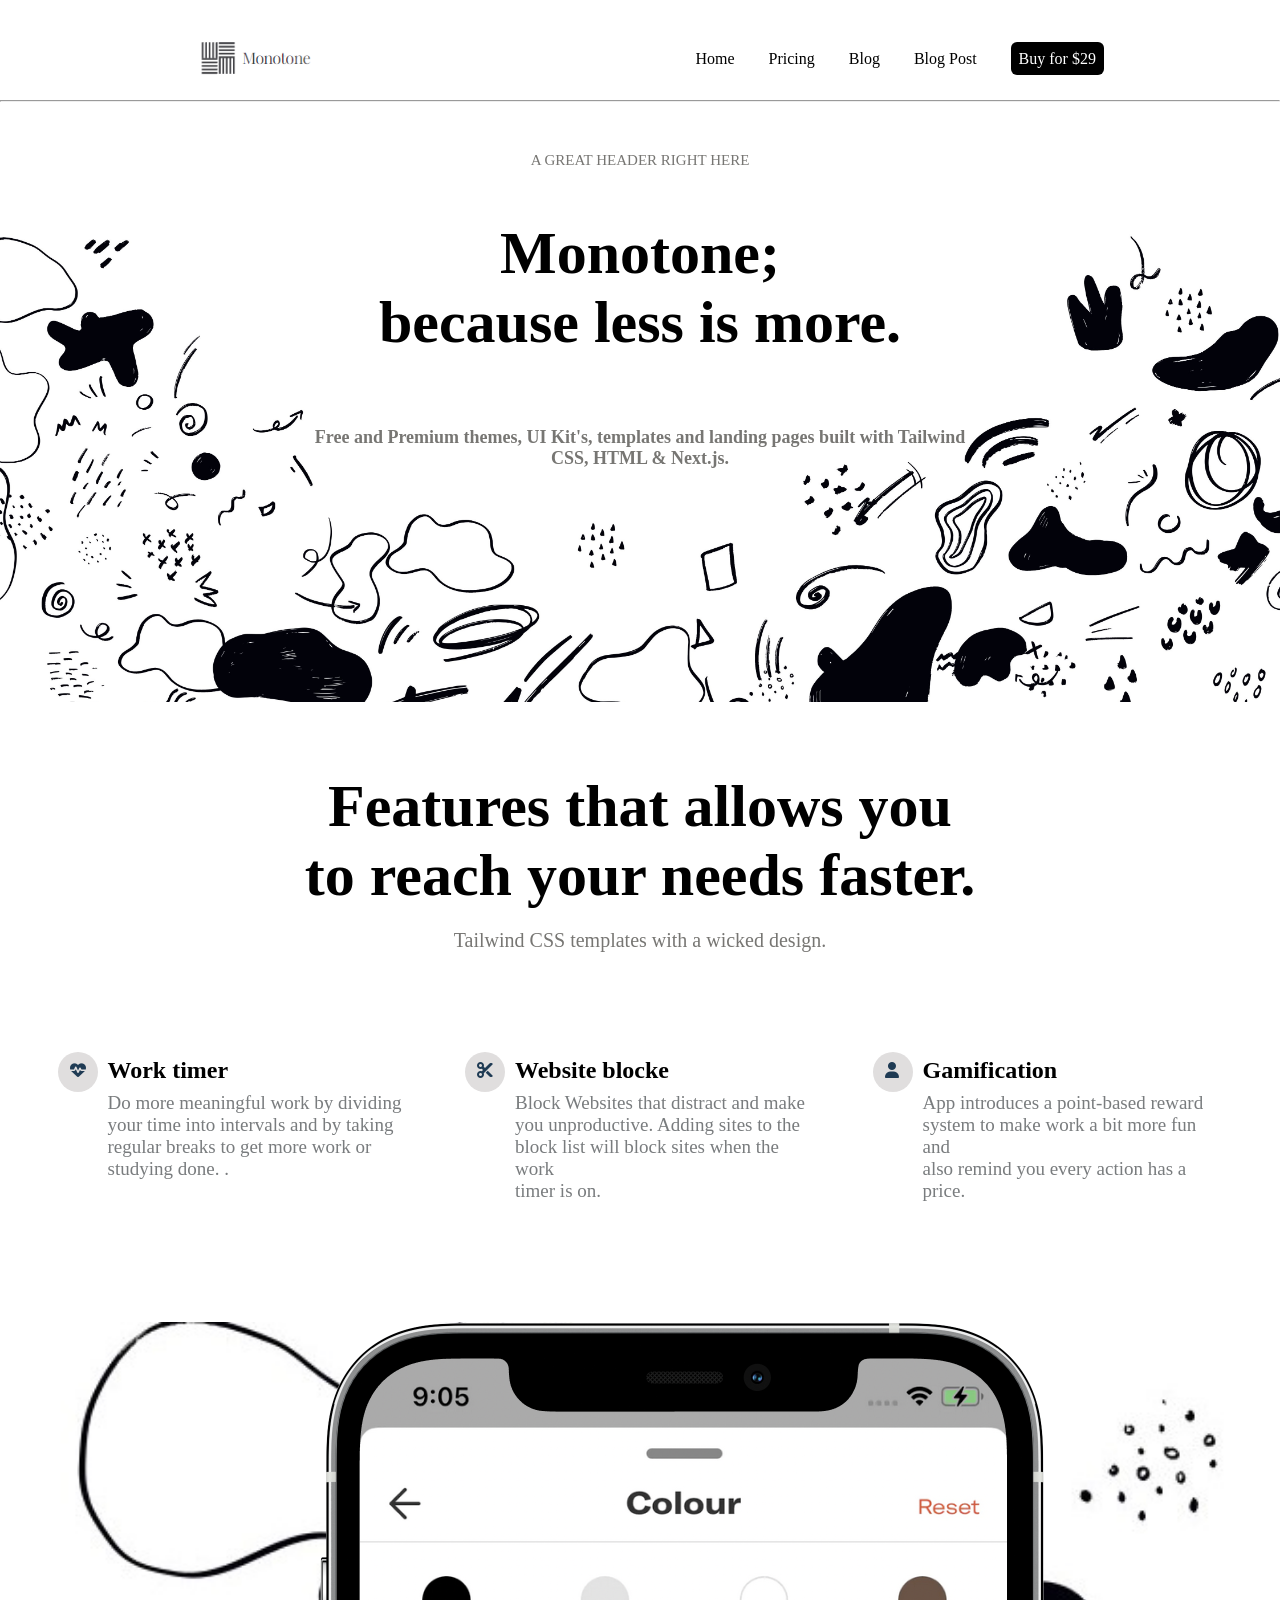
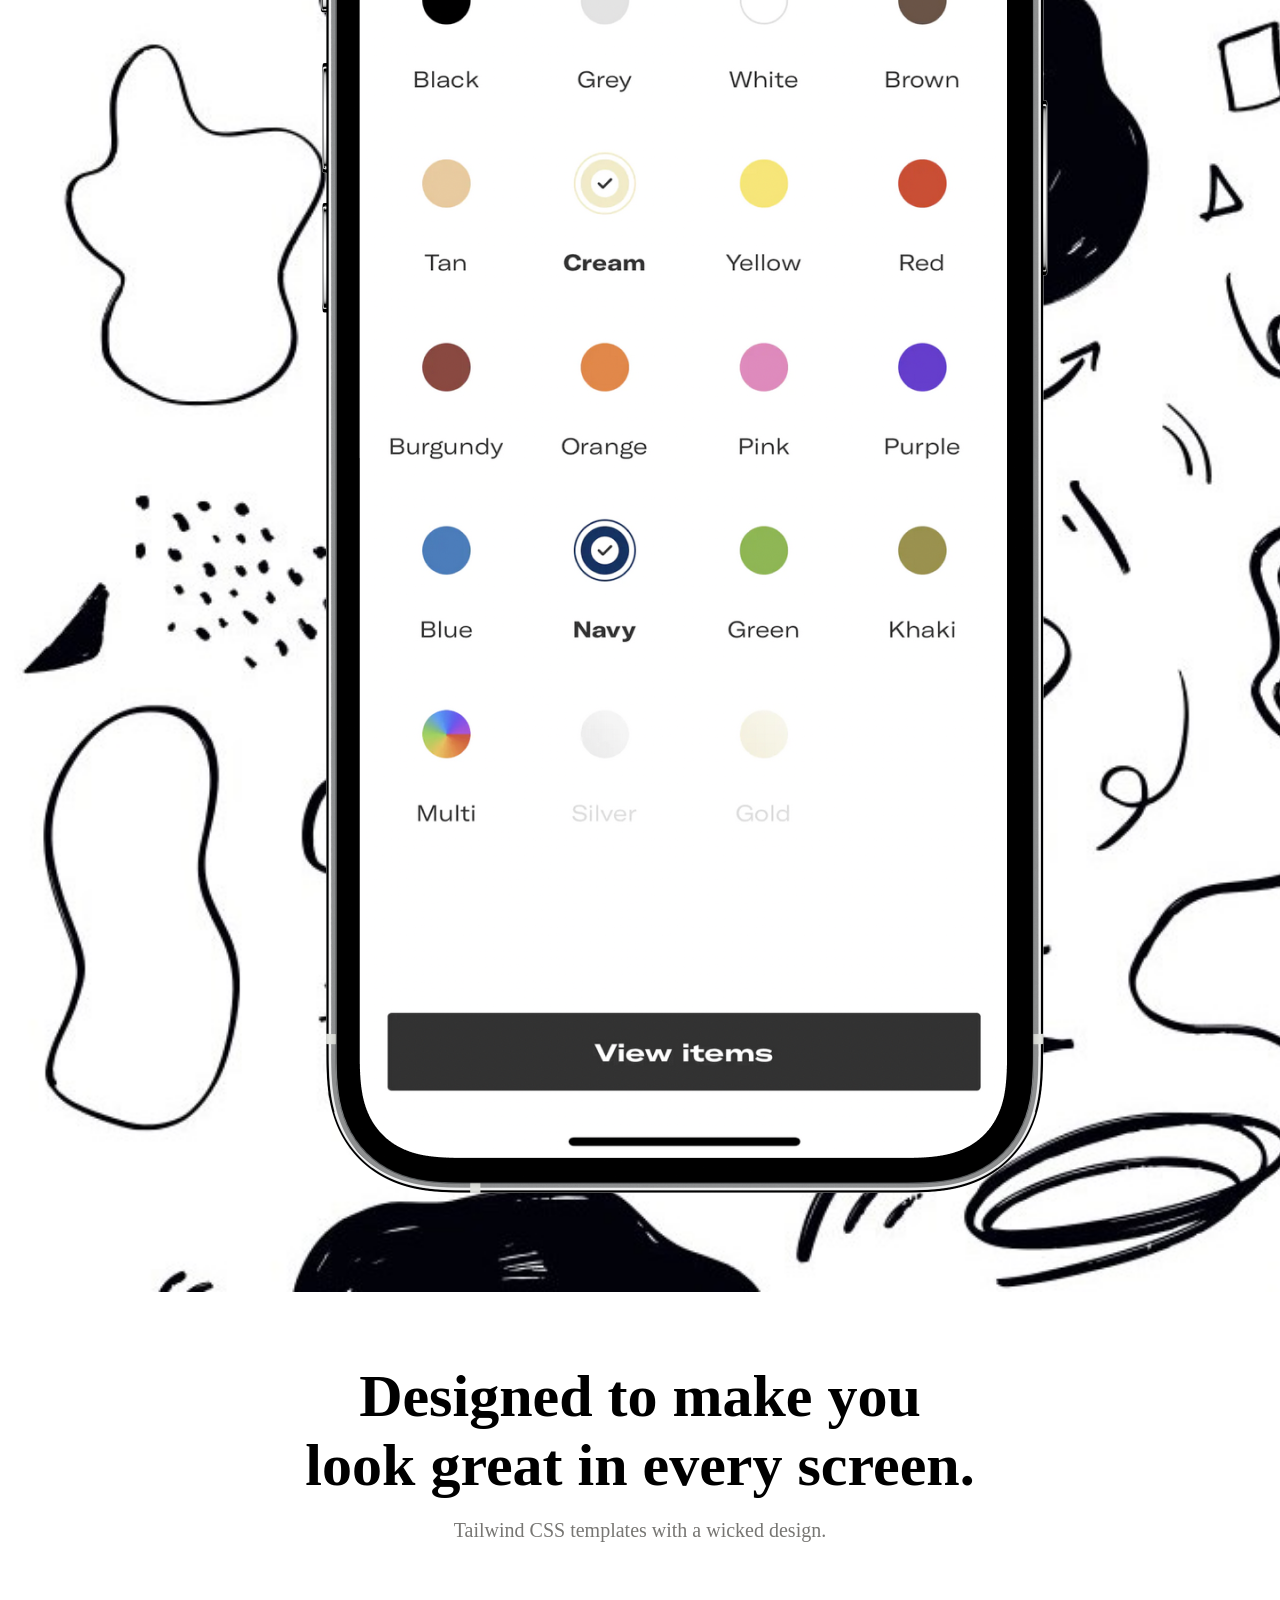
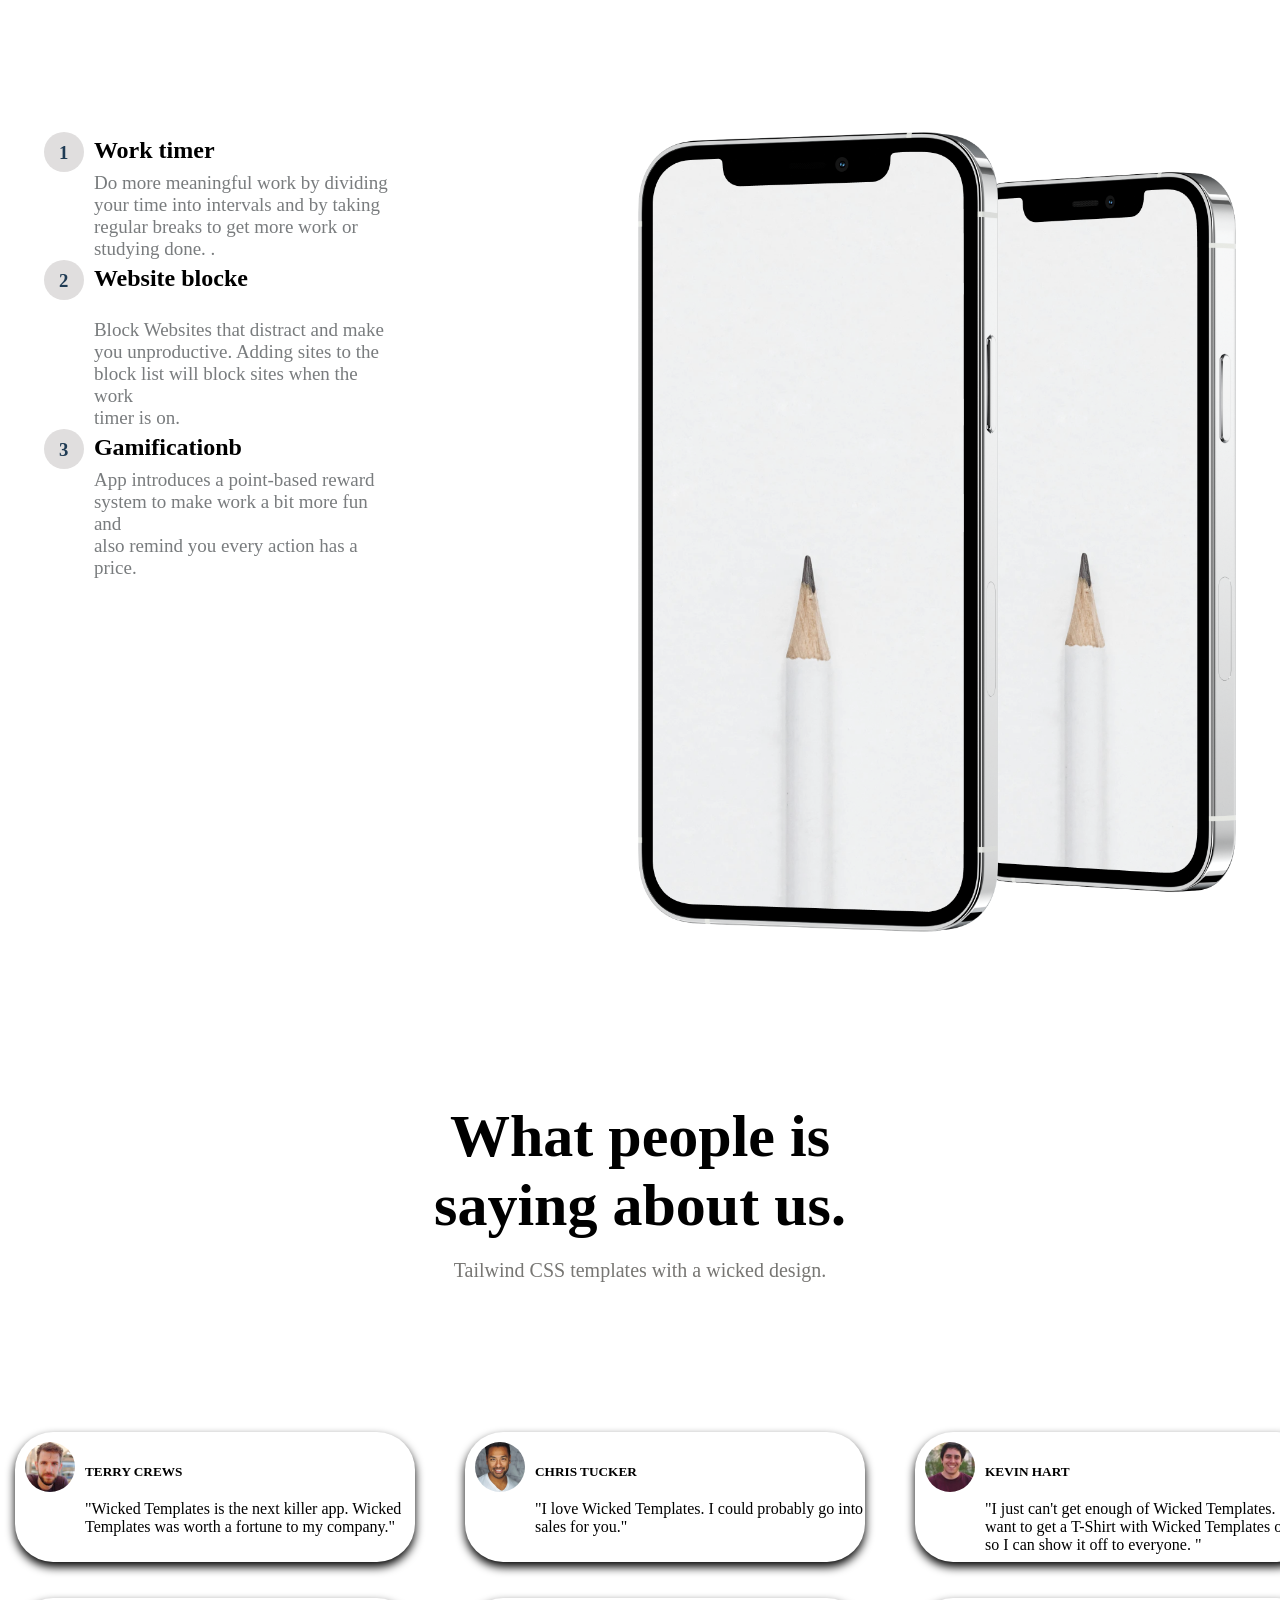
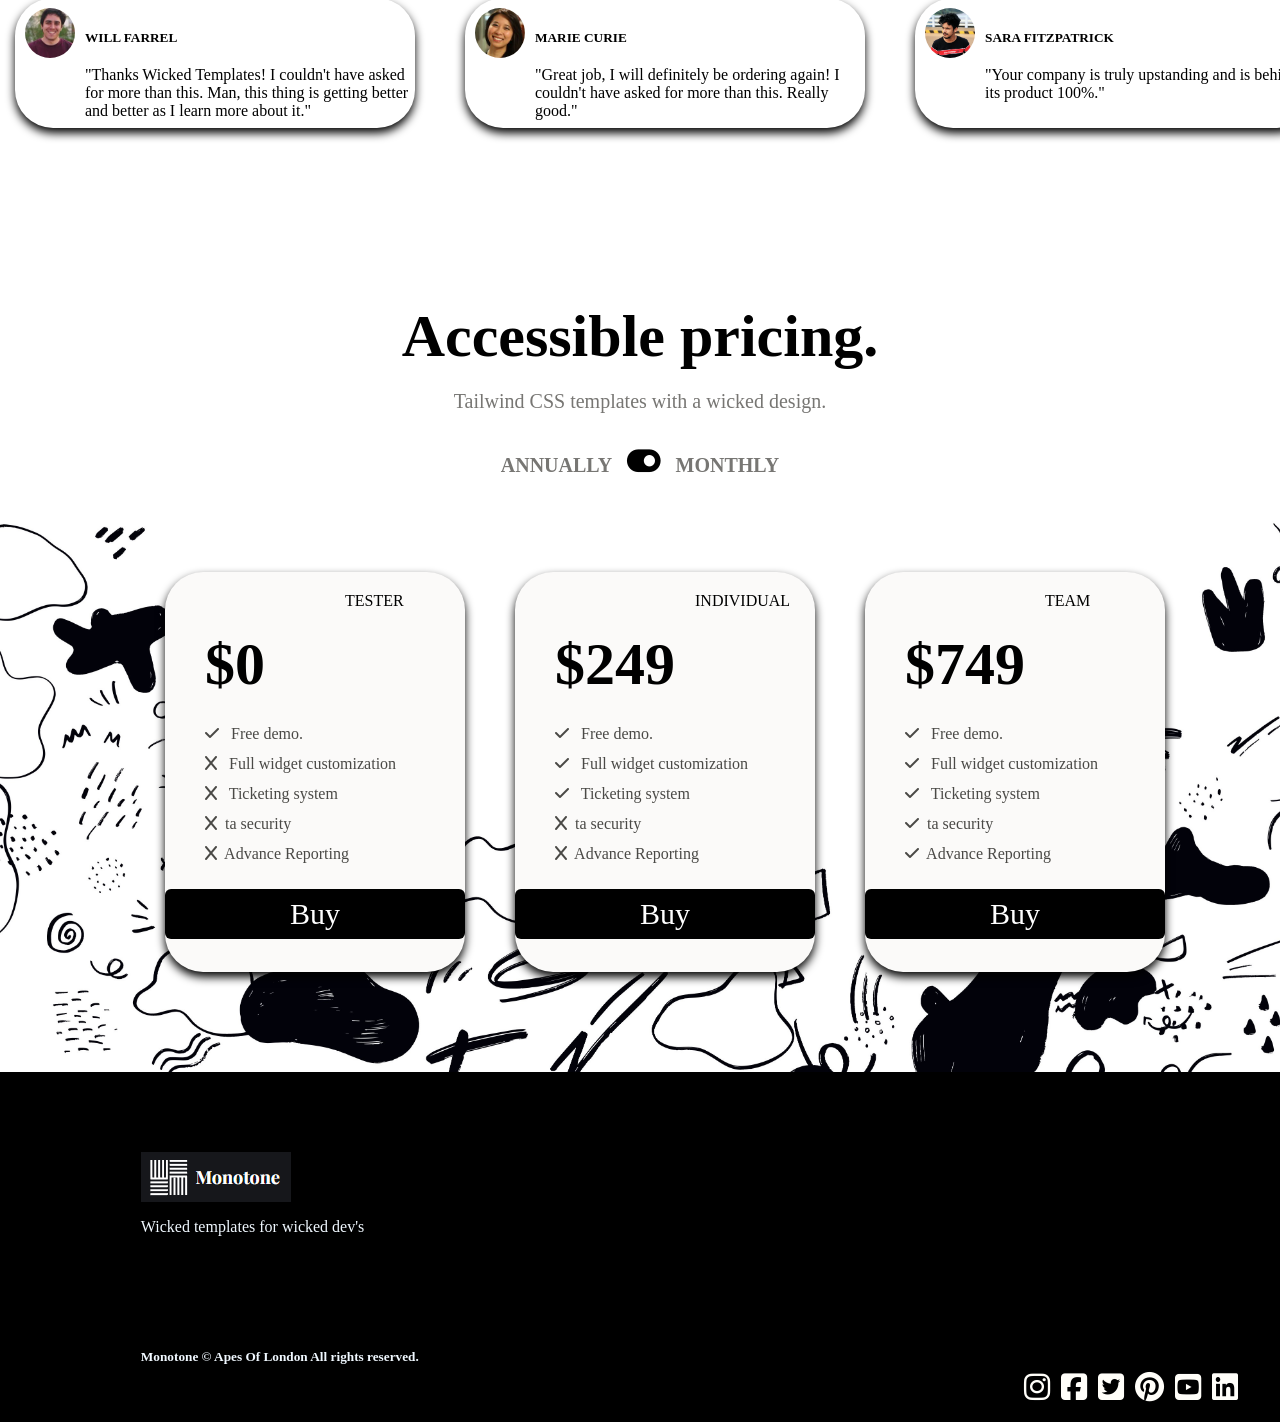
<file: index.html>
<!DOCTYPE html>
<html lang="en">
<head>
    <meta charset="UTF-8">
    <meta http-equiv="X-UA-Compatible" content="IE=edge">
    <meta name="viewport" content="width=device-width, initial-scale=1.0">
    <title>monotone</title>
    <link rel="stylesheet" href="style.css">
  <link rel="stylesheet" href="https://cdnjs.cloudflare.com/ajax/libs/font-awesome/6.2.1/css/all.min.css">
</head>
<body>
    <div class="container">
    <div class="bar">
        <img  src="m.img/Screenshot 2022-11-18 110136.png" class="logo" alt="">
        <div class="flow">
        <a class="unde cus" href="">Home</a>
          <a class="unde cus" href="">Pricing</a> 
           <a class="unde cus" href="">Blog</a>
           
           <a class="unde cus" href="">Blog Post</a> 
           <a class="bandw " href="">Buy for $29</a>
        </div>
    

   
    
    </div>
    <hr>
</div>
<div class="img-1">
    <p>A GREAT HEADER RIGHT HERE</p>
    <h1>Monotone; <br>
        because less is more.</h1>
    <h4>Free and Premium themes, UI Kit's, templates and landing pages built with Tailwind <br> CSS, HTML & Next.js.

    </he>
 
</div>
<div class="features">
    <h1>Features that allows you <br>
        to reach your needs faster.</h1>
        <p>Tailwind CSS templates with a wicked design.</p>
</div>
    <div class="work">
        <div class=" gami">
           <div class="just">
           
            <div class="circule"><i class="fa fa-heartbeat kathi" aria-hidden="true"></i></div>
            <h2 class="wo"> Work timer </h2>
           </div>
            <p class="do">Do more meaningful work by dividing <br> your time into intervals and by taking <br> regular breaks to get more work or <br> studying done. .</p></div>
            <div class=" gami">
            <div class="just">
                <div class="circule"> <i class="fa fa-scissors kathi" aria-hidden="true"></i> </div>
                <h2 class="wo"> Website blocke </h2>
               </div>
                <p class="do">Block Websites that distract and make <br> you unproductive. Adding sites to the <br> block list will block sites when the work <br> timer is on.</p></div>
                <div class=" gami">
                <div class="just">
                    <div class="circule"><i class="fa fa-user kathi" aria-hidden="true"></i></div>
                    <h2 class="wo"> Gamification </h2>
                   </div>
                    <p class="do"> App introduces a point-based reward  <br> system to make work a bit more fun and <br> also remind you every action has a price.</p></div>
    </div>
    <div class="grey">
        <img  src="m.img/Mockup.png" alt="" style="margin-left:25% ;">
    </div>
    <div class="look">
        <h2>Designed to make you <br>
            look great in every screen.</h2>
            <p>Tailwind CSS templates with a wicked design.</p>




    </div>




    <div class="work-timer">

      <div>
        <div class=" gami">
            <div class="just">
            
             <div class="circule"><h3 class="gnum">1 </h3></div>
             <h2 class="wo"> Work timer </h2> 
            </div>
             <p class="do">Do more meaningful work by dividing <br> your time into intervals and by taking <br> regular breaks to get more work or <br> studying done. .</p></div>
             <div class=" gami">
             <div class="just">
                
                 <div class="circule"> <h3 class="gnum">2 </h3></div>
                 <h2 class="wo">  Website blocke <br><br> </h2>
                </div>
                 <p class="do">Block Websites that distract and make <br> you unproductive. Adding sites to the <br> block list will block sites when the work <br> timer is on.</p></div>
                 <div class=" gami">
                 <div class="just">
                     <div class="circule"> <h3 class="gnum">3 </h3></div>
                     <h2 class="wo"> Gamificationb <br>
                    
                         </h2>
                    </div>
                    <p class="do"> App introduces a point-based reward  <br> system to make work a bit more fun and <br> also remind you every action has a price.</p></div>
                </div>
                    <img class="pens" src="m.img/MockupBlack.png" alt="">
            </div>
            <div class="about">
                <h2>What people is<br>
                    saying about us.</h2>
                    <p>Tailwind CSS templates with a wicked design.</p>
            </div>
            <div class="valliya">
                <div class="cherthlu-1">
            <div class="braket">
            <div class="pic">
                <img class="ssd" src="m.img/32.jpg" alt="">
                
            </div>
            
            <div class="terr">
                <h5>TERRY CREWS</h5>
                <p>"Wicked Templates is the next killer app. Wicked <br> Templates was worth a fortune to my company."</p>
            </div>

            </div>
            <br><br>
            <div class="braket">
                <div class="pic">
                    <img class="ssd" src="m.img/47.jpg" alt="">
                    
                </div>
                
                <div class="terr">
                    <h5>WILL FARREL
                    </h5>
                    <p>"Thanks Wicked Templates! I couldn't have asked for more than this. Man, this thing is getting better and better as I learn more about it."</p>
                </div>
    
                </div>
                </div>
                <div class="cherthlu-1">
                    <div class="braket">
                    <div class="pic">
                        <img class="ssd" src="m.img/50.jpg" alt="">
                        
                    </div>
                    
                    <div class="terr">
                        <h5>CHRIS TUCKER
                        </h5>
                        <p>"I love Wicked Templates. I could probably go into sales for you."</p>
                    </div>
        
                    </div>
                    <br><br>
                    <div class="braket">
                        <div class="pic">
                            <img class="ssd" src="m.img/52.jpg" alt="">
                            
                        </div>
                        
                        <div class="terr">
                            <h5>MARIE CURIE
                            </h5>
                            <p>"Great job, I will definitely be ordering again! I couldn't have asked for more than this. Really good."</p>
                        </div>
            
                        </div>
                        </div>
                        <div class="cherthlu-1">
                            <div class="braket">
                            <div class="pic">
                                <img class="ssd" src="m.img/47.jpg" alt="">
                                
                            </div>
                            
                            <div class="terr">
                                <h5>KEVIN HART</h5>
                                <p>"I just can't get enough of Wicked Templates. I want to get a T-Shirt with Wicked Templates on it so I can show it off to everyone. "</p>
                            </div>
                
                            </div>
                            <br><br>
                            <div class="braket">
                                <div class="pic">
                                    <img class="ssd" src="m.img/48.jpg" alt="">
                                    
                                </div>
                                
                                <div class="terr">
                                    <h5>SARA FITZPATRICK
                                    </h5>
                                    <p>"Your company is truly upstanding and is behind its product 100%."</p>
                                </div>
                    
                                </div>
                                </div>
                            </div>
                             <div class="accessible">
                                    <h2>Accessible pricing.</h2>
                                    <p>Tailwind CSS templates with a wicked design.</p>
                                    <h3>ANNUALLY &nbsp; <i class="fa-solid fa-toggle-on TOGGLE" ></i> &nbsp;  MONTHLY</h3>
                             </div>
                             <div class="tester">
                                <div class="tesbra">
                                    <div class="team">
                                        <p>TESTER</p>
                                    </div>
                                    <div class="doller">
                                        <h2>$0</h2>
                                     </div>
                                    <div class="tike">
                                       <p>  <i class="fa-solid fa-check"></i> &nbsp;&nbsp;Free demo. <br>
                                        <i class="fa-solid fa-x"></i>&nbsp;&nbsp;   Full widget customization <br>
                                        <i class="fa-solid fa-x"></i>&nbsp;&nbsp;  Ticketing system <br>
                                        <i class="fa-solid fa-x"></i>&nbsp;&nbsp;ta security <br>
                                        <i class="fa-solid fa-x"></i>&nbsp;&nbsp;Advance Reporting</p>
                                    </div>
                                    <div class="buy">
                                        <a class="bandw" href="">Buy </a>
                                    </div>

                                </div>
                                <div class="tesbra">
                                    <div class="team">
                                        <p>INDIVIDUAL</p>
                                    </div>
                                    <div class="doller">
                                        <h2>$249</h2>
                                     </div>
                                    <div class="tike">
                                        <i class="fa-solid fa-check"></i> &nbsp;&nbsp;Free demo. <br>
                                        <i class="fa-solid fa-check"></i>&nbsp;&nbsp;   Full widget customization <br>
                                        <i class="fa-solid fa-check"></i>&nbsp;&nbsp;  Ticketing system <br>
                                        <i class="fa-solid fa-x"></i>&nbsp;&nbsp;ta security <br>
                                        <i class="fa-solid fa-x"></i>&nbsp;&nbsp;Advance Reporting</p>
                                    </div>
                                    <div class="buy">
                                        <a class="bandw" href="">Buy </a>
                                    </div>

                                </div>
                                <div class="tesbra">
                                    <div class="team">
                                        <p>TEAM</p>
                                    </div>
                                    <div class="doller">
                                        <h2>$749</h2>
                                     </div>
                                    <div class="tike">
                                       <p>  <i class="fa-solid fa-check"></i> &nbsp;&nbsp;Free demo. <br>
                                        <i class="fa-solid fa-check"></i>&nbsp;&nbsp;   Full widget customization <br>
                                        <i class="fa-solid fa-check"></i>&nbsp;&nbsp;  Ticketing system <br>
                                        <i class="fa-solid fa-check"></i>&nbsp;&nbsp;ta security <br>
                                        <i class="fa-solid fa-check"></i>&nbsp;&nbsp;Advance Reporting</p>
                                    </div>
                                    <div class="buy">
                                        <a class="bandw" href="">Buy </a>
                                    </div>

                                </div>
                            </div>
                            <footer class="foot">
                                <div class="wiked">
                                    <img src="m.img/foot.png" alt="">
                                    <p>Wicked templates for wicked dev's</p>
                                    <h5>Monotone © Apes Of London All rights reserved.</h5>
                                </div>
                                <div class="insta">
                                    <i class="fa-brands fa-instagram btow"style="font-size:30px"></i>&nabla;
                                    <i class="fa-brands fa-square-facebook btow"style="font-size:30px"></i>&nabla;
                                    <i class="fa-brands fa-square-twitter btow"style="font-size:30px"></i>&nabla;
                                    <i class="fa-brands fa-pinterest btow"style="font-size:30px"></i>&nabla;
                                    <i class="fa-brands fa-square-youtube btow"style="font-size:30px"></i>&nabla;
                                    <i class="fa-brands fa-linkedin btow"style="font-size:30px"></i>


                                </div>
                            </footer>
                            
                     
            
            
            
            
            
            
            
            
    


</body>
</html>
</file>
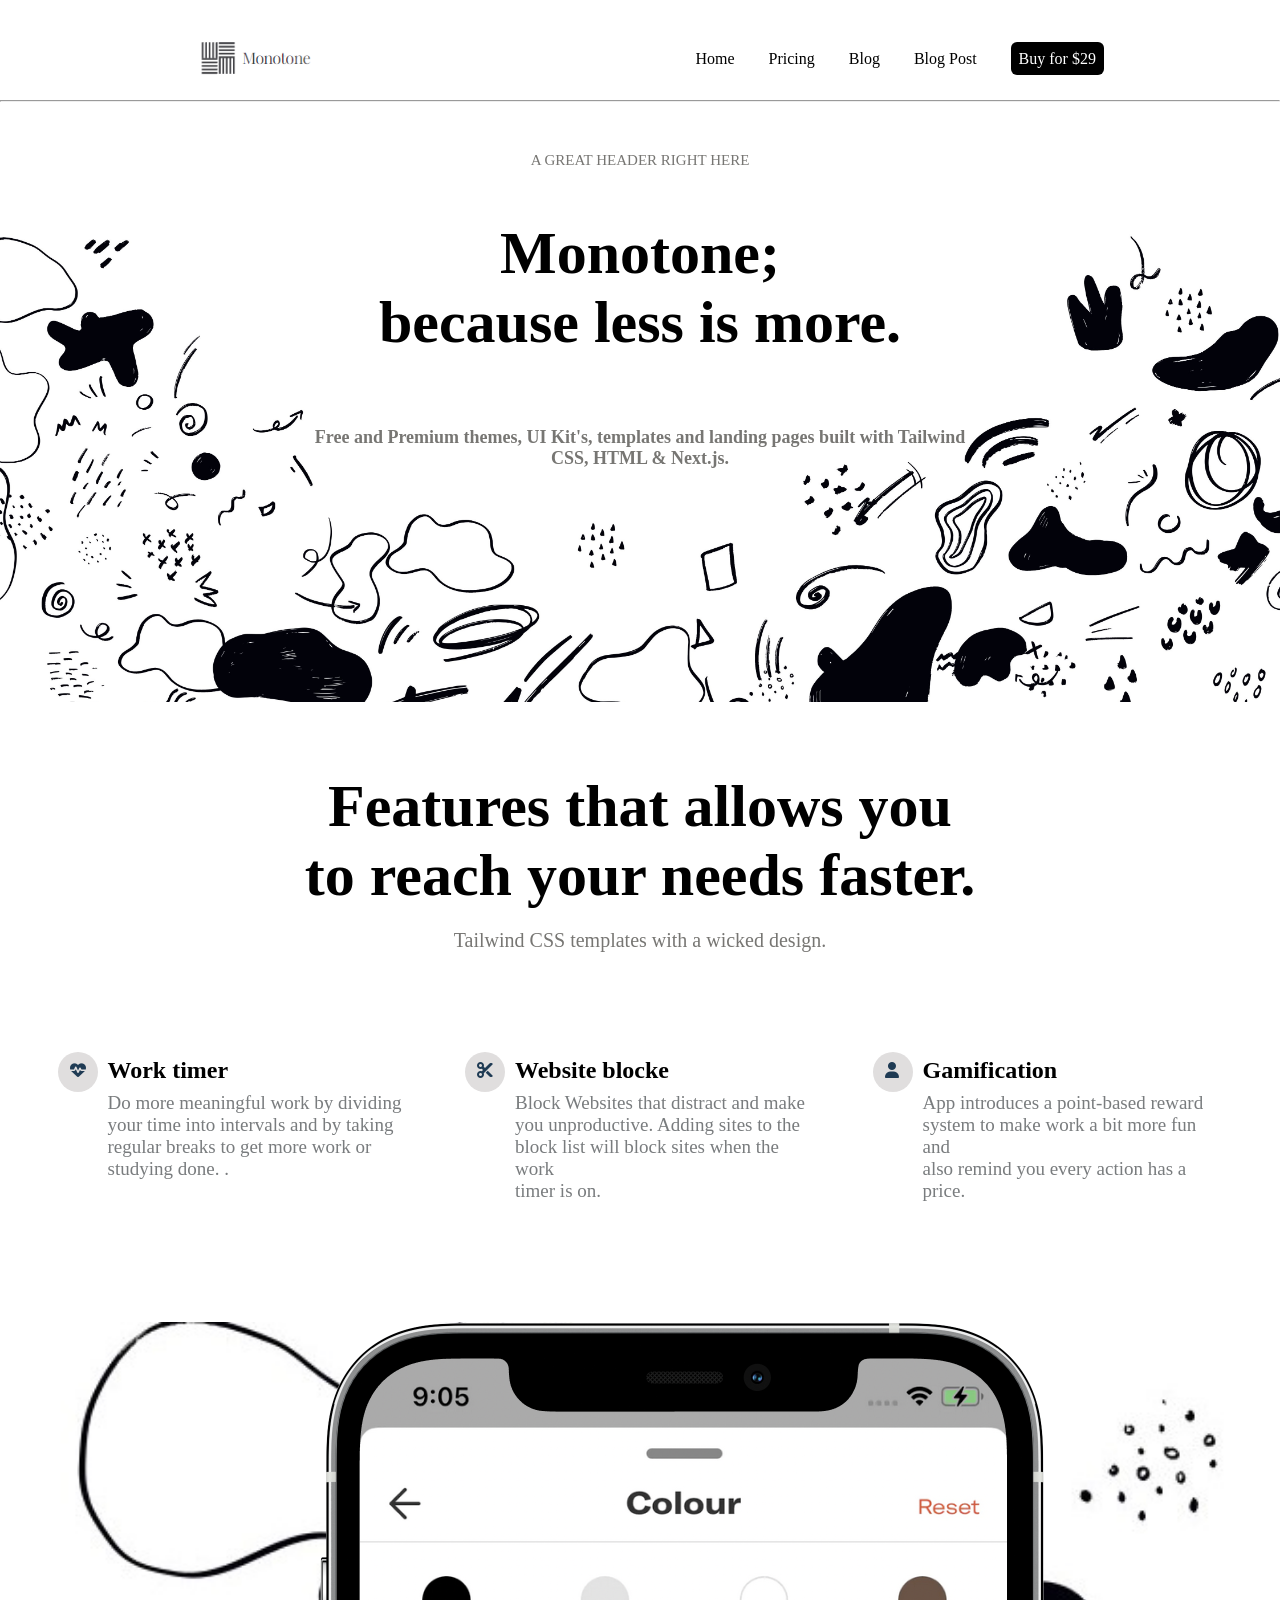
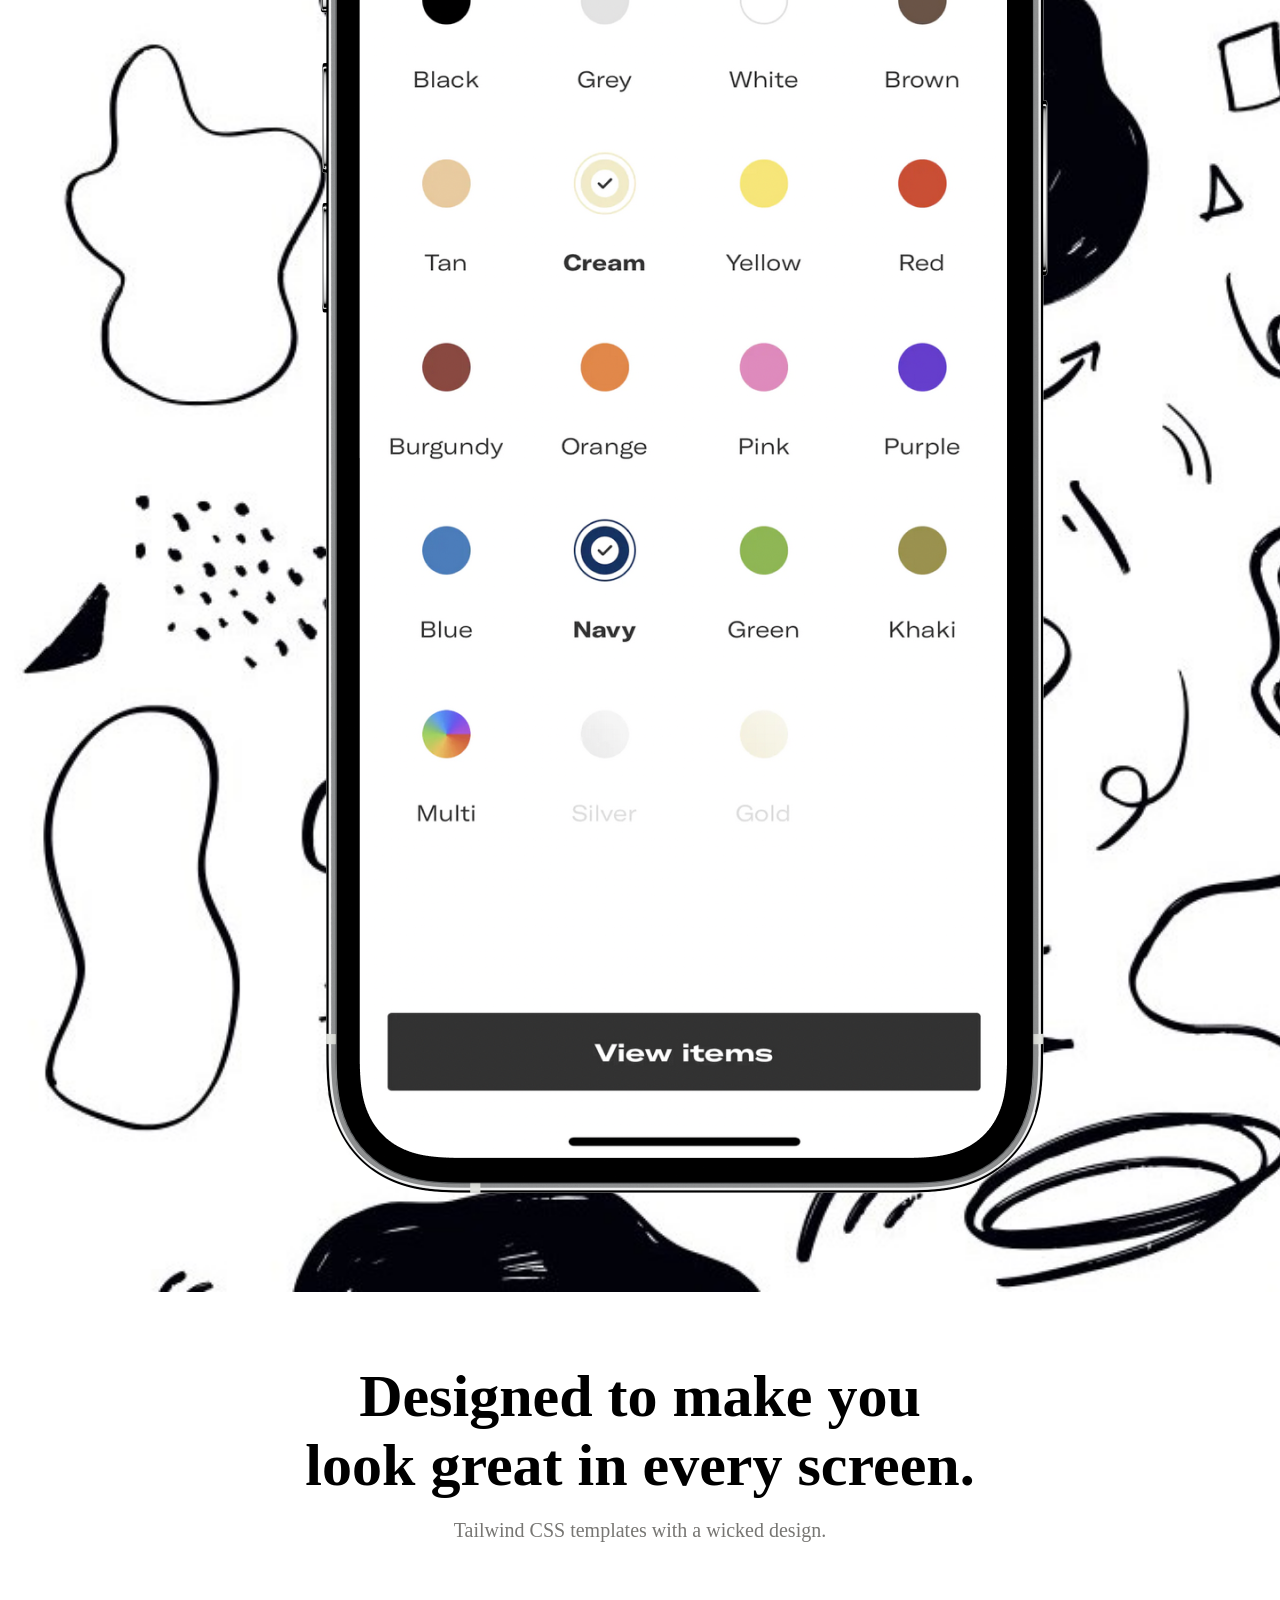
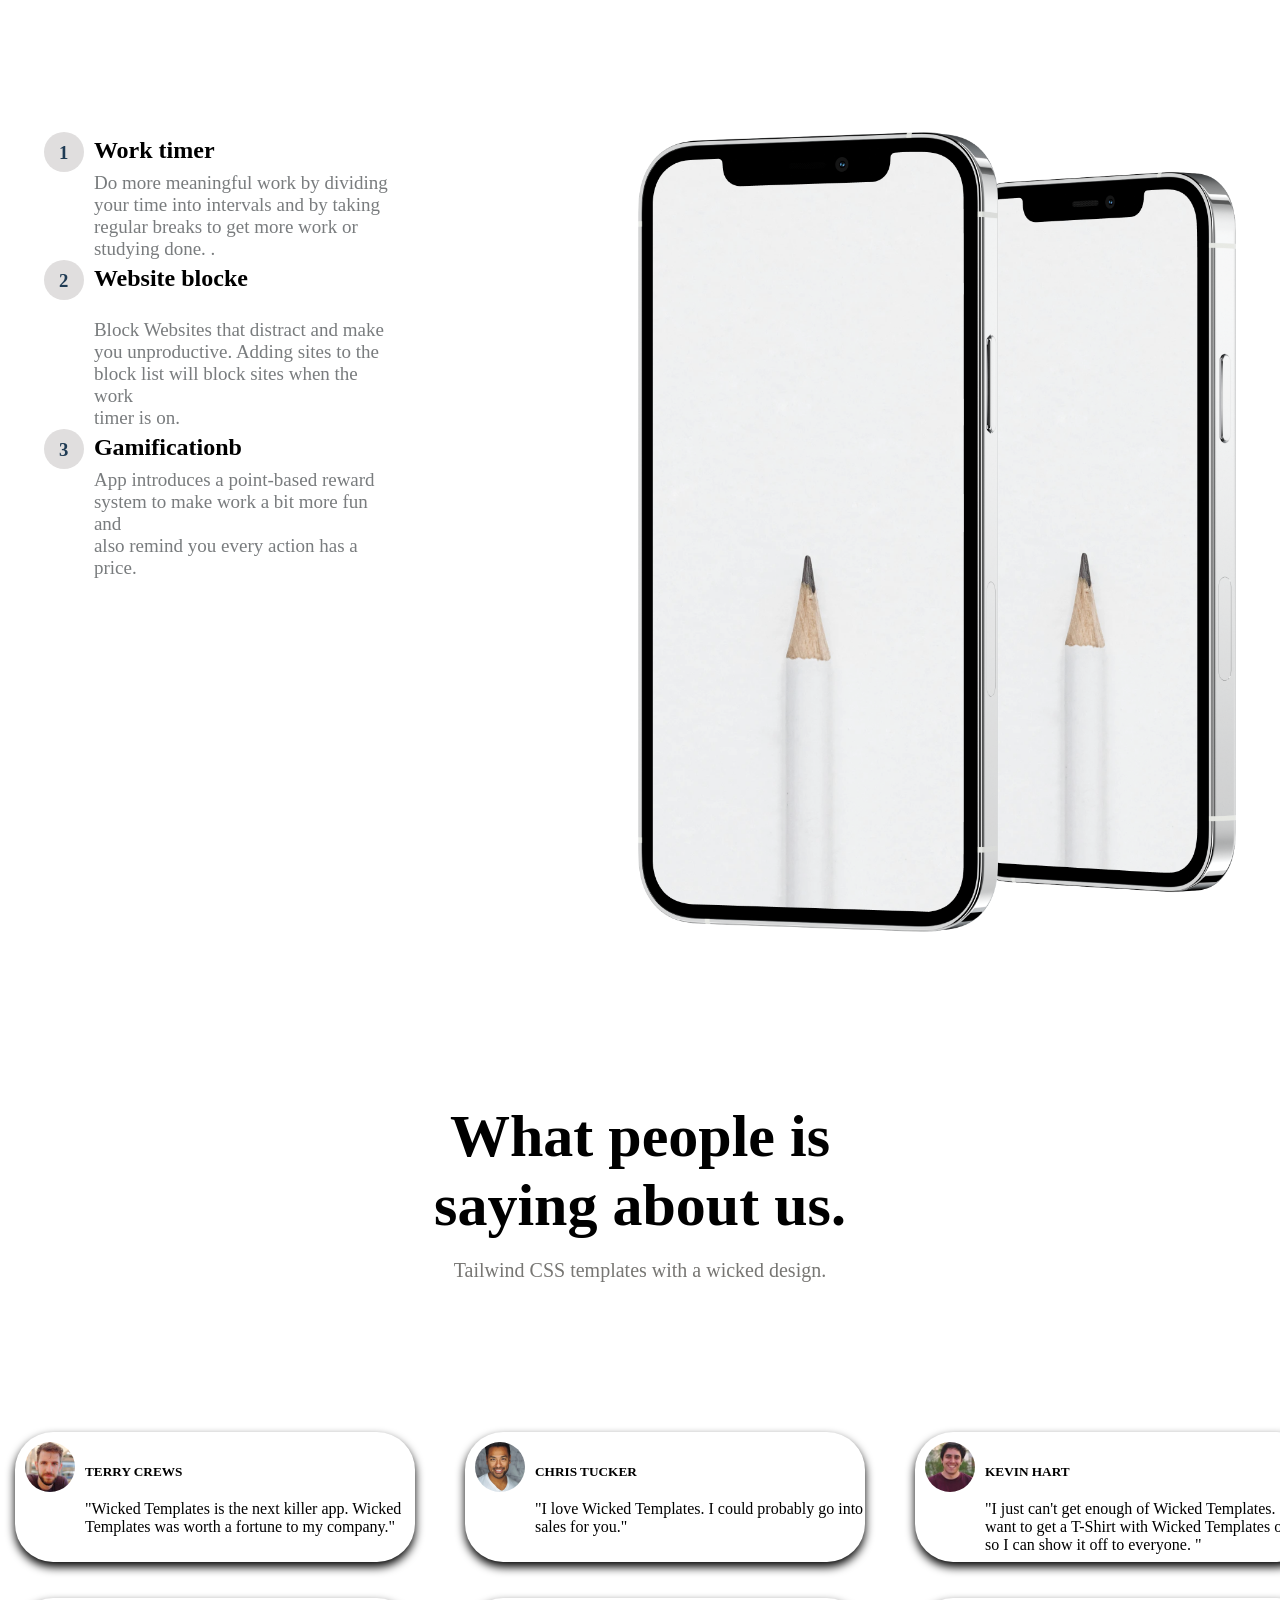
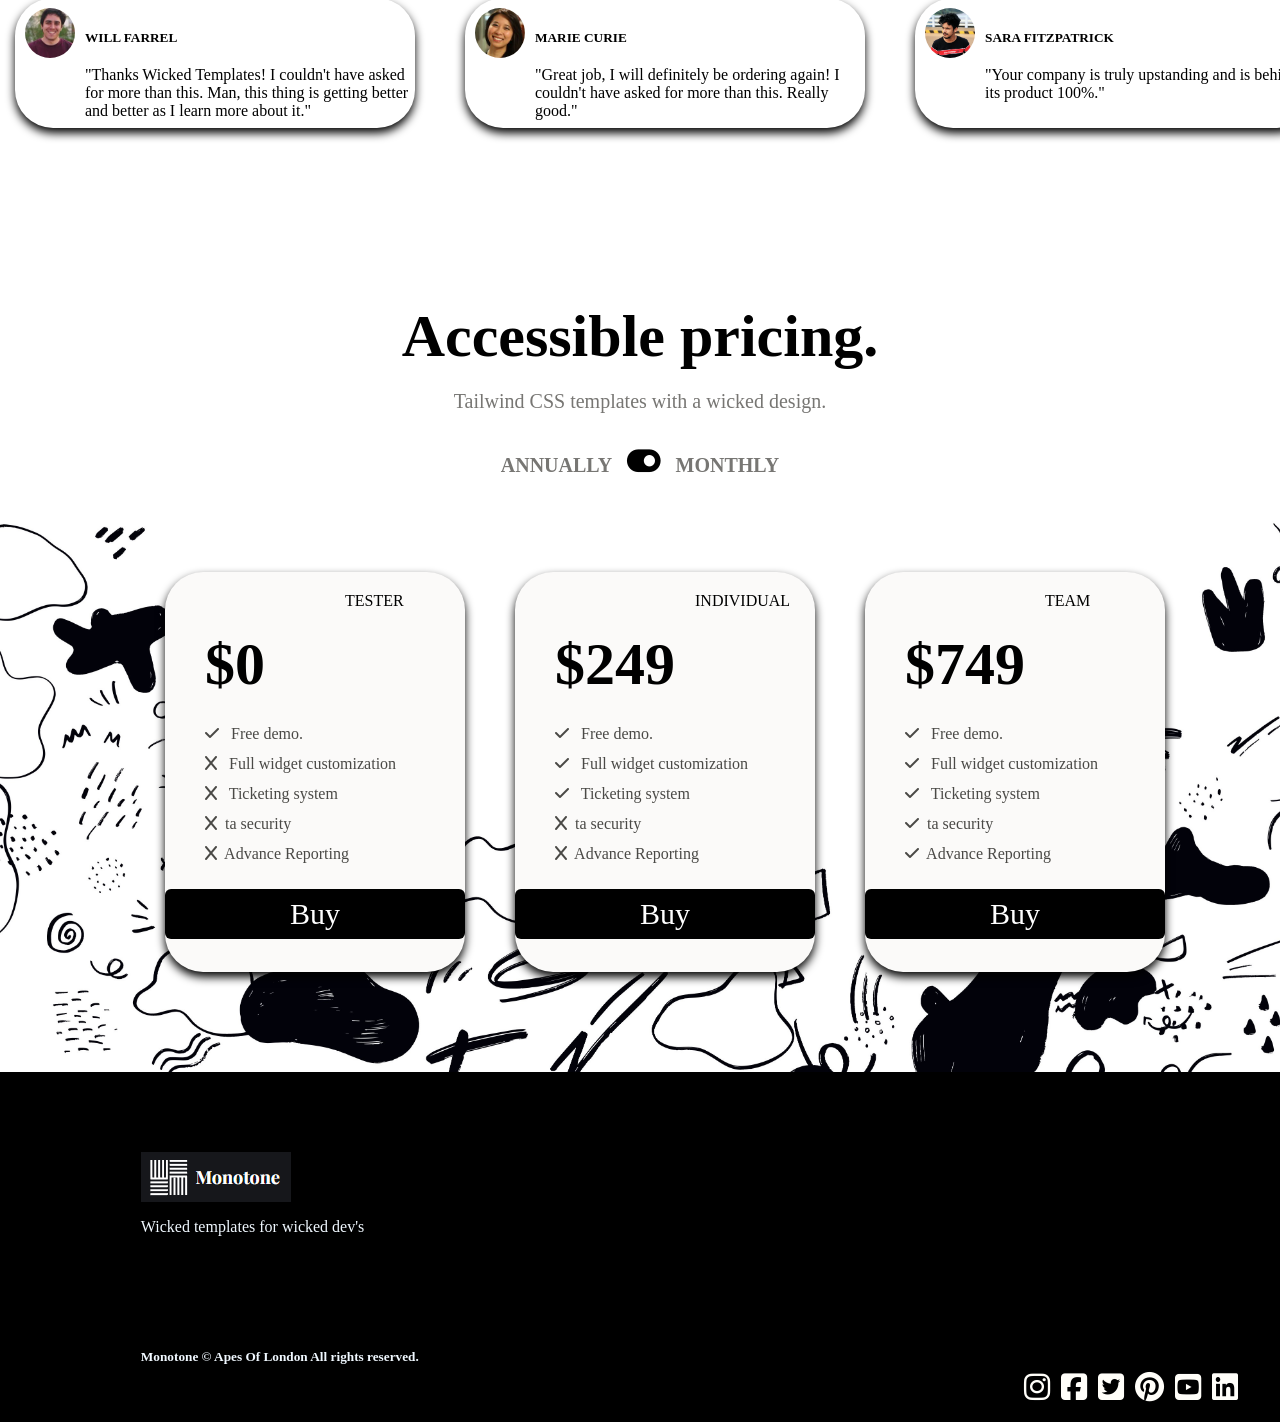
<file: monatone.html>
<!DOCTYPE html>
<html lang="en">
<head>
    <meta charset="UTF-8">
    <meta http-equiv="X-UA-Compatible" content="IE=edge">
    <meta name="viewport" content="width=device-width, initial-scale=1.0">
    <title>monotone</title>
    <link rel="stylesheet" href="m.css">
  <link rel="stylesheet" href="https://cdnjs.cloudflare.com/ajax/libs/font-awesome/6.2.1/css/all.min.css">
</head>
<body>
    <div class="container">
    <div class="bar">
        <img  src="m.img/Screenshot 2022-11-18 110136.png" class="logo" alt="">
        <div class="flow">
        <a class="unde cus" href="">Home</a>
          <a class="unde cus" href="">Pricing</a> 
           <a class="unde cus" href="">Blog</a>
           
           <a class="unde cus" href="">Blog Post</a> 
           <a class="bandw " href="">Buy for $29</a>
        </div>
    

   
    
    </div>
    <hr>
</div>
<div class="img-1">
    <p>A GREAT HEADER RIGHT HERE</p>
    <h1>Monotone; <br>
        because less is more.</h1>
    <h4>Free and Premium themes, UI Kit's, templates and landing pages built with Tailwind <br> CSS, HTML & Next.js.

    </he>
 
</div>
<div class="features">
    <h1>Features that allows you <br>
        to reach your needs faster.</h1>
        <p>Tailwind CSS templates with a wicked design.</p>
</div>
    <div class="work">
        <div class=" gami">
           <div class="just">
           
            <div class="circule"><i class="fa fa-heartbeat kathi" aria-hidden="true"></i></div>
            <h2 class="wo"> Work timer </h2>
           </div>
            <p class="do">Do more meaningful work by dividing <br> your time into intervals and by taking <br> regular breaks to get more work or <br> studying done. .</p></div>
            <div class=" gami">
            <div class="just">
                <div class="circule"> <i class="fa fa-scissors kathi" aria-hidden="true"></i> </div>
                <h2 class="wo"> Website blocke </h2>
               </div>
                <p class="do">Block Websites that distract and make <br> you unproductive. Adding sites to the <br> block list will block sites when the work <br> timer is on.</p></div>
                <div class=" gami">
                <div class="just">
                    <div class="circule"><i class="fa fa-user kathi" aria-hidden="true"></i></div>
                    <h2 class="wo"> Gamification </h2>
                   </div>
                    <p class="do"> App introduces a point-based reward  <br> system to make work a bit more fun and <br> also remind you every action has a price.</p></div>
    </div>
    <div class="grey">
        <img  src="m.img/Mockup.png" alt="" style="margin-left:25% ;">
    </div>
    <div class="look">
        <h2>Designed to make you <br>
            look great in every screen.</h2>
            <p>Tailwind CSS templates with a wicked design.</p>




    </div>




    <div class="work-timer">

      <div>
        <div class=" gami">
            <div class="just">
            
             <div class="circule"><h3 class="gnum">1 </h3></div>
             <h2 class="wo"> Work timer </h2> 
            </div>
             <p class="do">Do more meaningful work by dividing <br> your time into intervals and by taking <br> regular breaks to get more work or <br> studying done. .</p></div>
             <div class=" gami">
             <div class="just">
                
                 <div class="circule"> <h3 class="gnum">2 </h3></div>
                 <h2 class="wo">  Website blocke <br><br> </h2>
                </div>
                 <p class="do">Block Websites that distract and make <br> you unproductive. Adding sites to the <br> block list will block sites when the work <br> timer is on.</p></div>
                 <div class=" gami">
                 <div class="just">
                     <div class="circule"> <h3 class="gnum">3 </h3></div>
                     <h2 class="wo"> Gamificationb <br>
                    
                         </h2>
                    </div>
                    <p class="do"> App introduces a point-based reward  <br> system to make work a bit more fun and <br> also remind you every action has a price.</p></div>
                </div>
                    <img class="pens" src="m.img/MockupBlack.png" alt="">
            </div>
            <div class="about">
                <h2>What people is<br>
                    saying about us.</h2>
                    <p>Tailwind CSS templates with a wicked design.</p>
            </div>
            <div class="valliya">
                <div class="cherthlu-1">
            <div class="braket">
            <div class="pic">
                <img class="ssd" src="m.img/32.jpg" alt="">
                
            </div>
            
            <div class="terr">
                <h5>TERRY CREWS</h5>
                <p>"Wicked Templates is the next killer app. Wicked <br> Templates was worth a fortune to my company."</p>
            </div>

            </div>
            <br><br>
            <div class="braket">
                <div class="pic">
                    <img class="ssd" src="m.img/47.jpg" alt="">
                    
                </div>
                
                <div class="terr">
                    <h5>WILL FARREL
                    </h5>
                    <p>"Thanks Wicked Templates! I couldn't have asked for more than this. Man, this thing is getting better and better as I learn more about it."</p>
                </div>
    
                </div>
                </div>
                <div class="cherthlu-1">
                    <div class="braket">
                    <div class="pic">
                        <img class="ssd" src="m.img/50.jpg" alt="">
                        
                    </div>
                    
                    <div class="terr">
                        <h5>CHRIS TUCKER
                        </h5>
                        <p>"I love Wicked Templates. I could probably go into sales for you."</p>
                    </div>
        
                    </div>
                    <br><br>
                    <div class="braket">
                        <div class="pic">
                            <img class="ssd" src="m.img/52.jpg" alt="">
                            
                        </div>
                        
                        <div class="terr">
                            <h5>MARIE CURIE
                            </h5>
                            <p>"Great job, I will definitely be ordering again! I couldn't have asked for more than this. Really good."</p>
                        </div>
            
                        </div>
                        </div>
                        <div class="cherthlu-1">
                            <div class="braket">
                            <div class="pic">
                                <img class="ssd" src="m.img/47.jpg" alt="">
                                
                            </div>
                            
                            <div class="terr">
                                <h5>KEVIN HART</h5>
                                <p>"I just can't get enough of Wicked Templates. I want to get a T-Shirt with Wicked Templates on it so I can show it off to everyone. "</p>
                            </div>
                
                            </div>
                            <br><br>
                            <div class="braket">
                                <div class="pic">
                                    <img class="ssd" src="m.img/48.jpg" alt="">
                                    
                                </div>
                                
                                <div class="terr">
                                    <h5>SARA FITZPATRICK
                                    </h5>
                                    <p>"Your company is truly upstanding and is behind its product 100%."</p>
                                </div>
                    
                                </div>
                                </div>
                            </div>
                             <div class="accessible">
                                    <h2>Accessible pricing.</h2>
                                    <p>Tailwind CSS templates with a wicked design.</p>
                                    <h3>ANNUALLY &nbsp; <i class="fa-solid fa-toggle-on TOGGLE" ></i> &nbsp;  MONTHLY</h3>
                             </div>
                             <div class="tester">
                                <div class="tesbra">
                                    <div class="team">
                                        <p>TESTER</p>
                                    </div>
                                    <div class="doller">
                                        <h2>$0</h2>
                                     </div>
                                    <div class="tike">
                                       <p>  <i class="fa-solid fa-check"></i> &nbsp;&nbsp;Free demo. <br>
                                        <i class="fa-solid fa-x"></i>&nbsp;&nbsp;   Full widget customization <br>
                                        <i class="fa-solid fa-x"></i>&nbsp;&nbsp;  Ticketing system <br>
                                        <i class="fa-solid fa-x"></i>&nbsp;&nbsp;ta security <br>
                                        <i class="fa-solid fa-x"></i>&nbsp;&nbsp;Advance Reporting</p>
                                    </div>
                                    <div class="buy">
                                        <a class="bandw" href="">Buy </a>
                                    </div>

                                </div>
                                <div class="tesbra">
                                    <div class="team">
                                        <p>INDIVIDUAL</p>
                                    </div>
                                    <div class="doller">
                                        <h2>$249</h2>
                                     </div>
                                    <div class="tike">
                                        <i class="fa-solid fa-check"></i> &nbsp;&nbsp;Free demo. <br>
                                        <i class="fa-solid fa-check"></i>&nbsp;&nbsp;   Full widget customization <br>
                                        <i class="fa-solid fa-check"></i>&nbsp;&nbsp;  Ticketing system <br>
                                        <i class="fa-solid fa-x"></i>&nbsp;&nbsp;ta security <br>
                                        <i class="fa-solid fa-x"></i>&nbsp;&nbsp;Advance Reporting</p>
                                    </div>
                                    <div class="buy">
                                        <a class="bandw" href="">Buy </a>
                                    </div>

                                </div>
                                <div class="tesbra">
                                    <div class="team">
                                        <p>TEAM</p>
                                    </div>
                                    <div class="doller">
                                        <h2>$749</h2>
                                     </div>
                                    <div class="tike">
                                       <p>  <i class="fa-solid fa-check"></i> &nbsp;&nbsp;Free demo. <br>
                                        <i class="fa-solid fa-check"></i>&nbsp;&nbsp;   Full widget customization <br>
                                        <i class="fa-solid fa-check"></i>&nbsp;&nbsp;  Ticketing system <br>
                                        <i class="fa-solid fa-check"></i>&nbsp;&nbsp;ta security <br>
                                        <i class="fa-solid fa-check"></i>&nbsp;&nbsp;Advance Reporting</p>
                                    </div>
                                    <div class="buy">
                                        <a class="bandw" href="">Buy </a>
                                    </div>

                                </div>
                            </div>
                            <footer class="foot">
                                <div class="wiked">
                                    <img src="m.img/foot.png" alt="">
                                    <p>Wicked templates for wicked dev's</p>
                                    <h5>Monotone © Apes Of London All rights reserved.</h5>
                                </div>
                                <div class="insta">
                                    <i class="fa-brands fa-instagram btow"style="font-size:30px"></i>&nabla;
                                    <i class="fa-brands fa-square-facebook btow"style="font-size:30px"></i>&nabla;
                                    <i class="fa-brands fa-square-twitter btow"style="font-size:30px"></i>&nabla;
                                    <i class="fa-brands fa-pinterest btow"style="font-size:30px"></i>&nabla;
                                    <i class="fa-brands fa-square-youtube btow"style="font-size:30px"></i>&nabla;
                                    <i class="fa-brands fa-linkedin btow"style="font-size:30px"></i>


                                </div>
                            </footer>
                            
                     
            
            
            
            
            
            
            
            
    


</body>
</html>
</file>
<file: style.css>
*{
    margin: 0;

}


.bar
{
    width: 100%;
    height: 100px;
    
    display: flex;
    justify-content: space-around;
   
}
.logo
{
padding: 19px;
    margin-top: 20px;
  
}
.unde
{
    text-decoration: none;
    padding-right: 30px;
    color: black;
}
.flow
{
    margin-top: 50px;
    
    
}
.cus:hover
{
    text-decoration: underline;
    
}
.bandw
{
    padding: 8px;
    border-radius: 0.375rem;;
    color: white;
    background-color: #000;
    box-sizing: border-box;
    text-decoration: none;
    
}
.img-1
{
    background-image: url("m.img/patternTop2.jpg");
    background-size: cover;
    width: 100%;
    height: 600px;
    text-align: center;
}

.img-1 p{
padding: 50px;
color: rgb(119, 118, 115);
font-size: 15px;
}
.img-1 h1{
    font-size: 60px;
}
.img-1 h4{
    font-size: 18px;
    padding: 70px;
    color: rgb(119, 118, 115);
}
.features
{
    width: 100%;
    height: 300px;
    
}
.features h1{
    font-size: 60px;
    text-align: center;
    padding-top: 70px;
    color: #000;
}
.features p
{
   line-height: 60px;
    color: rgb(119, 118, 115);
    text-align: center;
    font-size: 20px;
}
.work
{
    width: 100%;
    height: 270px;
    
    display: flex;
    justify-content: space-evenly;
    padding-top: 50px;
}
.gami
{
  width: 350px; 
    color: aliceblue;
   
    justify-content: space-between;
   
}
.circule
{
    border-radius: 50px;
    color: rgb(31, 59, 84);
    background-color: rgb(224, 222, 222);
    height: 40px;
    width: 40px;
    padding-top: px;
    
}
.just{
    width: 100%;
display: flex;
justify-content: start;
}
.do
{
    padding-left: 50px;
    color: rgb(121, 124, 126);
    font-size: 19px;
}
.wo{
    color: #000;
    padding-left: 10px;
    margin-top: 5px;
}
.kathi
{
    padding-top: 10px;
    margin-left: 12px;
}

.grey
{
    background-image: url("m.img/patternBottom.jpg");
    background-size: cover;
    width: 100%;
    height: 1570px;
    
}
.look
{
    width: 100%;
    height: 300px;
    
}
.look h2{
    font-size: 60px;
    text-align: center;
    padding-top: 70px;
    color: #000;
}
.look p
{
   line-height: 60px;
    color: rgb(119, 118, 115);
    text-align: center;
    font-size: 20px;}
.work-timer
{
justify-content: space-evenly;
    
    display: flex;
    padding-top:140px ;
  
}
.pens
{
    height: 800px;
   margin-left: 200px;
}
.sideakka
{
 
    top: 1px;

}
.gnum
{
    margin-left: 15px;
    padding-top: 10px;
}
.circule:hover{
    background-color: rgb(106, 106, 241);
}
.about
{
    width: 100%;
    height: 400px;
    padding-top:100px ;
}
.about h2{
    font-size: 60px;
    text-align: center;
    padding-top: 70px;
    color: #000;
}
.about p
{
   line-height: 60px;
    color: rgb(119, 118, 115);
    text-align: center;
    font-size: 20px;}
.braket
{
    
    width: 400px;
    height: 130px;
    border-radius: 2.375rem;
   
   border-color:rgb(239, 239, 229);
    box-shadow: 0 5px 10px black;
    margin-left: 50px;
    display: flex;
    justify-content: safe;
   
}
.ssd
{
    border-radius: 60%;
    width: 50px;
    margin: 10px;
}
.terr
{
    padding-top: 32px;
}
.terr p{
    margin-top: 20px;
  
}
.valliya
{
    width: 100%;
    height: 300px;
    
    display: flex;
    justify-content: center;
    
    
}
.cherthlu-1
{

    flex-direction: column;
}
.accessible
{
    width: 100%;
    height: 140px; 
    
    padding-top:100px ;
}

.accessible h2{
    font-size: 60px;
    text-align: center;
    padding-top: 70px;
    color: #000;
}
.accessible p
{
   line-height: 60px;
    color: rgb(119, 118, 115);
    text-align: center;
    font-size: 20px;}
.accessible h3{
    line-height: 60px;
    color: rgb(119, 118, 115);
    text-align: center;
    font-size: 20px;
}
.TOGGLE
{
    font-size: 30PX;
    color: black;
 
    margin-top: 15PX;
}
.tester
{
    
        background-image: url(m.img/patternTop2.jpg);
        background-size: cover;
        width: 100%;
        height: 500px;
        padding-top: 200px;
        display: flex;
        justify-content: center;
        
    
}
.tesbra
{
    width: 300px;
    height: 400px;
    border-radius: 2.375rem;
    border-color: rgb(242, 242, 228);
    box-shadow: 0 5px 10px black;
    margin-left: 50px;
  
    
    background-color: rgb(251, 250, 249)
}
.team
{
padding-top:  20px;
margin-left: 180px;
}
.doller
{
    padding-top:  20px;
    margin-left: 40px;
    font-size: 40px;
}
.tike
{
    padding-top:  20px;
    margin-left: 40px;
    line-height: 30px;
    color: rgb(74, 73, 70);
}
.buy
{
    padding: 8px;
    border-radius: 0.375rem;
    color: white;
    background-color: #000;
    box-sizing: border-box;
   text-align: center;
  margin-top: 20px;
    margin-left: 0px;
    font-size: 30px;
}
.foot
{
    background-color: #000;
    width: 100%;
    height: 350px;
}
.wiked
{
    color: aliceblue;
    padding-top: 80px;
    margin-left: 11%;
    line-height: 30px;
}
.wiked h5{
    padding-top: 100px;
}
.insta
{
    
    height:30px;
    
    margin-left: 80%;
    display: flex;
    z-index: 30;
    
}
.btow
{
    color: #fffef9;
    cursor: pointer;
}
</file>
<file: m.css>
*{
    margin: 0;

}


.bar
{
    width: 100%;
    height: 100px;
    
    display: flex;
    justify-content: space-around;
   
}
.logo
{
padding: 19px;
    margin-top: 20px;
  
}
.unde
{
    text-decoration: none;
    padding-right: 30px;
    color: black;
}
.flow
{
    margin-top: 50px;
    
    
}
.cus:hover
{
    text-decoration: underline;
    
}
.bandw
{
    padding: 8px;
    border-radius: 0.375rem;;
    color: white;
    background-color: #000;
    box-sizing: border-box;
    text-decoration: none;
    
}
.img-1
{
    background-image: url("m.img/patternTop2.jpg");
    background-size: cover;
    width: 100%;
    height: 600px;
    text-align: center;
}

.img-1 p{
padding: 50px;
color: rgb(119, 118, 115);
font-size: 15px;
}
.img-1 h1{
    font-size: 60px;
}
.img-1 h4{
    font-size: 18px;
    padding: 70px;
    color: rgb(119, 118, 115);
}
.features
{
    width: 100%;
    height: 300px;
    
}
.features h1{
    font-size: 60px;
    text-align: center;
    padding-top: 70px;
    color: #000;
}
.features p
{
   line-height: 60px;
    color: rgb(119, 118, 115);
    text-align: center;
    font-size: 20px;
}
.work
{
    width: 100%;
    height: 270px;
    
    display: flex;
    justify-content: space-evenly;
    padding-top: 50px;
}
.gami
{
  width: 350px; 
    color: aliceblue;
   
    justify-content: space-between;
   
}
.circule
{
    border-radius: 50px;
    color: rgb(31, 59, 84);
    background-color: rgb(224, 222, 222);
    height: 40px;
    width: 40px;
    padding-top: px;
    
}
.just{
    width: 100%;
display: flex;
justify-content: start;
}
.do
{
    padding-left: 50px;
    color: rgb(121, 124, 126);
    font-size: 19px;
}
.wo{
    color: #000;
    padding-left: 10px;
    margin-top: 5px;
}
.kathi
{
    padding-top: 10px;
    margin-left: 12px;
}

.grey
{
    background-image: url("m.img/patternBottom.jpg");
    background-size: cover;
    width: 100%;
    height: 1570px;
    
}
.look
{
    width: 100%;
    height: 300px;
    
}
.look h2{
    font-size: 60px;
    text-align: center;
    padding-top: 70px;
    color: #000;
}
.look p
{
   line-height: 60px;
    color: rgb(119, 118, 115);
    text-align: center;
    font-size: 20px;}
.work-timer
{
justify-content: space-evenly;
    
    display: flex;
    padding-top:140px ;
  
}
.pens
{
    height: 800px;
   margin-left: 200px;
}
.sideakka
{
 
    top: 1px;

}
.gnum
{
    margin-left: 15px;
    padding-top: 10px;
}
.circule:hover{
    background-color: rgb(106, 106, 241);
}
.about
{
    width: 100%;
    height: 400px;
    padding-top:100px ;
}
.about h2{
    font-size: 60px;
    text-align: center;
    padding-top: 70px;
    color: #000;
}
.about p
{
   line-height: 60px;
    color: rgb(119, 118, 115);
    text-align: center;
    font-size: 20px;}
.braket
{
    
    width: 400px;
    height: 130px;
    border-radius: 2.375rem;
   
   border-color:rgb(239, 239, 229);
    box-shadow: 0 5px 10px black;
    margin-left: 50px;
    display: flex;
    justify-content: safe;
   
}
.ssd
{
    border-radius: 60%;
    width: 50px;
    margin: 10px;
}
.terr
{
    padding-top: 32px;
}
.terr p{
    margin-top: 20px;
  
}
.valliya
{
    width: 100%;
    height: 300px;
    
    display: flex;
    justify-content: center;
    
    
}
.cherthlu-1
{

    flex-direction: column;
}
.accessible
{
    width: 100%;
    height: 140px; 
    
    padding-top:100px ;
}

.accessible h2{
    font-size: 60px;
    text-align: center;
    padding-top: 70px;
    color: #000;
}
.accessible p
{
   line-height: 60px;
    color: rgb(119, 118, 115);
    text-align: center;
    font-size: 20px;}
.accessible h3{
    line-height: 60px;
    color: rgb(119, 118, 115);
    text-align: center;
    font-size: 20px;
}
.TOGGLE
{
    font-size: 30PX;
    color: black;
 
    margin-top: 15PX;
}
.tester
{
    
        background-image: url(m.img/patternTop2.jpg);
        background-size: cover;
        width: 100%;
        height: 500px;
        padding-top: 200px;
        display: flex;
        justify-content: center;
        
    
}
.tesbra
{
    width: 300px;
    height: 400px;
    border-radius: 2.375rem;
    border-color: rgb(242, 242, 228);
    box-shadow: 0 5px 10px black;
    margin-left: 50px;
  
    
    background-color: rgb(251, 250, 249)
}
.team
{
padding-top:  20px;
margin-left: 180px;
}
.doller
{
    padding-top:  20px;
    margin-left: 40px;
    font-size: 40px;
}
.tike
{
    padding-top:  20px;
    margin-left: 40px;
    line-height: 30px;
    color: rgb(74, 73, 70);
}
.buy
{
    padding: 8px;
    border-radius: 0.375rem;
    color: white;
    background-color: #000;
    box-sizing: border-box;
   text-align: center;
  margin-top: 20px;
    margin-left: 0px;
    font-size: 30px;
}
.foot
{
    background-color: #000;
    width: 100%;
    height: 350px;
}
.wiked
{
    color: aliceblue;
    padding-top: 80px;
    margin-left: 11%;
    line-height: 30px;
}
.wiked h5{
    padding-top: 100px;
}
.insta
{
    
    height:30px;
    
    margin-left: 80%;
    display: flex;
    z-index: 30;
    
}
.btow
{
    color: #fffef9;
    cursor: pointer;
}
</file>
